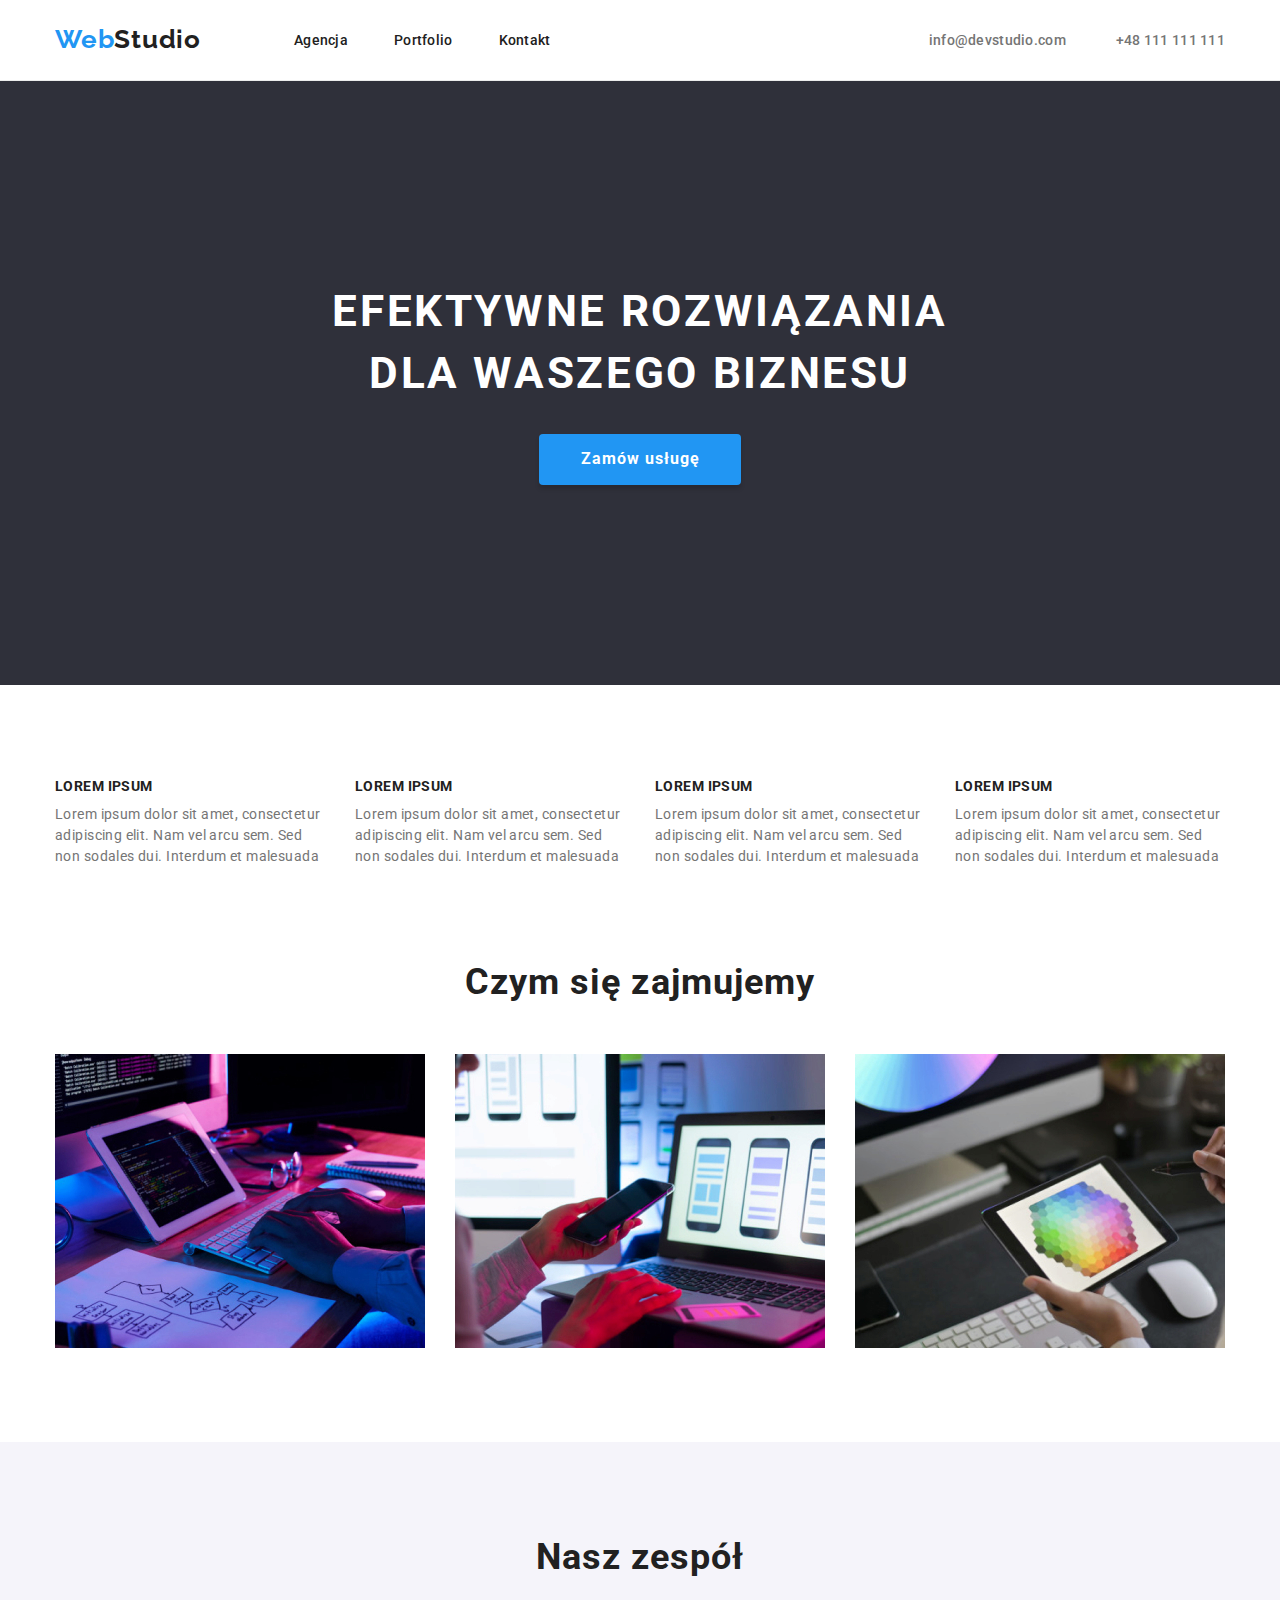
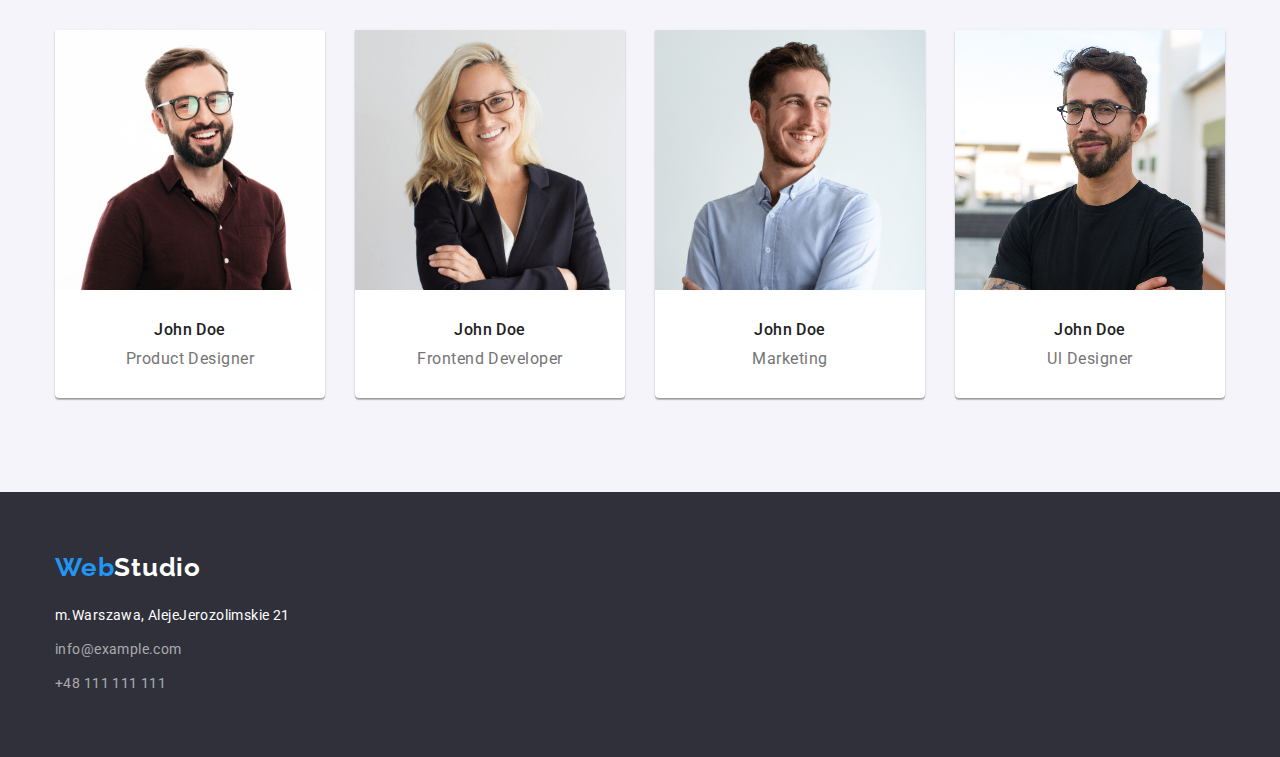
<file: index.html>
<!DOCTYPE html>
<html lang="pl">
  <head>
    <link
      rel="stylesheet"
      href="https://cdnjs.cloudflare.com/ajax/libs/modern-normalize/1.0.0/modern-normalize.min.css"
    />
    <link rel="preconnect" href="https://fonts.googleapis.com" />
    <link rel="preconnect" href="https://fonts.gstatic.com" crossorigin />
    <link
      href="https://fonts.googleapis.com/css2?family=Raleway:wght@700&family=Roboto:wght@400;500;700;900&display=swap"
      rel="stylesheet"
    />
    <meta charset="utf-8" />
    <meta http-equiv="X-UA-Compatible" content="IE=edge" />
    <meta name="viewport" content="width=device-width, initial-scale=1.0" />
    <link rel="stylesheet" href="./goit-markup-hw-02/css/styles.css" />
    <title>Moja praca</title>
  </head>
  <body>
    <header class="box">
      <div class="container hero">
        <a class="logo" href="./index.html"
          ><span class="web">Web</span>Studio</a
        >
        <nav class="wrap">
          <ul class="link-nav">
            <li><a class="link" href="./index.html">Agencja</a></li>
            <li>
              <a class="link" href="./goit-markup-hw-02/portfolio.html"
                >Portfolio</a
              >
            </li>
            <li><a class="link" href="">Kontakt</a></li>
          </ul>
        </nav>
        <ul class="list-mail">
          <li>
            <a class="mail" href="info@devstudio.com">info@devstudio.com</a>
          </li>
          <li><a class="mail" href="+48111111111">+48 111 111 111</a></li>
        </ul>
      </div>
    </header>
    <main>
      <section class="hedline-button">
        <div class="container">
          <h1 class="headline">EFEKTYWNE ROZWIĄZANIA DLA WASZEGO BIZNESU</h1>
          <button class="button" type="button">Zamów usługę</button>
        </div>
      </section>
      <section>
        <div class="container">
          <ul class="list-lorem">
            <li>
              <h2 class="Lorem-ipsum-1">Lorem ipsum</h2>
              <p class="Lorem-ipsum-2">
                Lorem ipsum dolor sit amet, consectetur adipiscing elit. Nam vel
                arcu sem. Sed non sodales dui. Interdum et malesuada
              </p>
            </li>
            <li>
              <h2 class="Lorem-ipsum-1">Lorem ipsum</h2>
              <p class="Lorem-ipsum-2">
                Lorem ipsum dolor sit amet, consectetur adipiscing elit. Nam vel
                arcu sem. Sed non sodales dui. Interdum et malesuada
              </p>
            </li>
            <li>
              <h2 class="Lorem-ipsum-1">Lorem ipsum</h2>
              <p class="Lorem-ipsum-2">
                Lorem ipsum dolor sit amet, consectetur adipiscing elit. Nam vel
                arcu sem. Sed non sodales dui. Interdum et malesuada
              </p>
            </li>
            <li>
              <h2 class="Lorem-ipsum-1">Lorem ipsum</h2>
              <p class="Lorem-ipsum-2">
                Lorem ipsum dolor sit amet, consectetur adipiscing elit. Nam vel
                arcu sem. Sed non sodales dui. Interdum et malesuada
              </p>
            </li>
          </ul>
        </div>
      </section>
      <section class="hedline-image">
        <div class="container">
          <h2 class="headline-2">Czym się zajmujemy</h2>
          <ul class="list nick-name">
            <li>
              <img
                src="./images/komputer.jpg"
                alt="ręce na klawiaturze"
                width="370"
                height="294"
              />
            </li>
            <li>
              <img
                src="./images/Telefon.jpg"
                alt="ogląda telefon i trzyma rękę na laptopie"
                width="370"
                height="294"
              />
            </li>
            <li>
              <img
                src="./images/kolory.jpg"
                alt="tablet z wyświetloną paletą kolorów"
                width="370"
                height="294"
              />
            </li>
          </ul>
        </div>
      </section>
      <section class="hedline-images">
        <div class="container">
          <h2 class="headline-3">Nasz zespół</h2>
          <ul class="list nick-name">
            <li class="image">
              <img
                src="./images/facet1.jpg"
                alt="uśmiech męszczyzny"
                width="270"
                height="260"
              />
              <div class="description">
                <h3 class="name">John Doe</h3>
                <p class="nickname">Product Designer</p>
              </div>
            </li>
            <li class="image">
              <img
                src="./images/kobieta.jpg"
                alt="umiechająca się kobieta"
                width="270"
                height="260"
              />
              <div class="description">
                <h3 class="name">John Doe</h3>
                <p class="nickname">Frontend Developer</p>
              </div>
            </li>
            <li class="image">
              <img
                src="./images/facet2.jpg"
                alt="uśmiechający męszczyzna"
                width="270"
                height="260"
              />
              <div class="description">
                <h3 class="name">John Doe</h3>
                <p class="nickname">Marketing</p>
              </div>
            </li>
            <li class="image">
              <img
                src="./images/facet3.jpg"
                alt="męszczyzna z uśmiechem"
                width="270"
                height="260"
              />
              <div class="description">
                <h3 class="name">John Doe</h3>
                <p class="nickname">Ul Designer</p>
              </div>
            </li>
          </ul>
        </div>
      </section>
    </main>
    <footer class="footer-box">
      <div class="container">
        <a class="logo-0" href="./index.html"
          ><span class="web">Web</span>Studio</a
        >
        <address class="address-footer">
          <ul class="footer-list">
            <li class="footer-item">
              <a
                class="link-0"
                href="https://goo.gl/maps/QKMNd5w4e42VT7PU7"
                target="_blank"
                >m.Warszawa, AlejeJerozolimskie 21</a
              >
            </li>
            <li class="footer-item">
              <a class="mail-1" href="info@example.com">info@example.com</a>
            </li>
            <li class="footer-item">
              <a class="mail-1" href="+48111111111">+48 111 111 111</a>
            </li>
          </ul>
        </address>
      </div>
    </footer>
  </body>
</html>
</file>
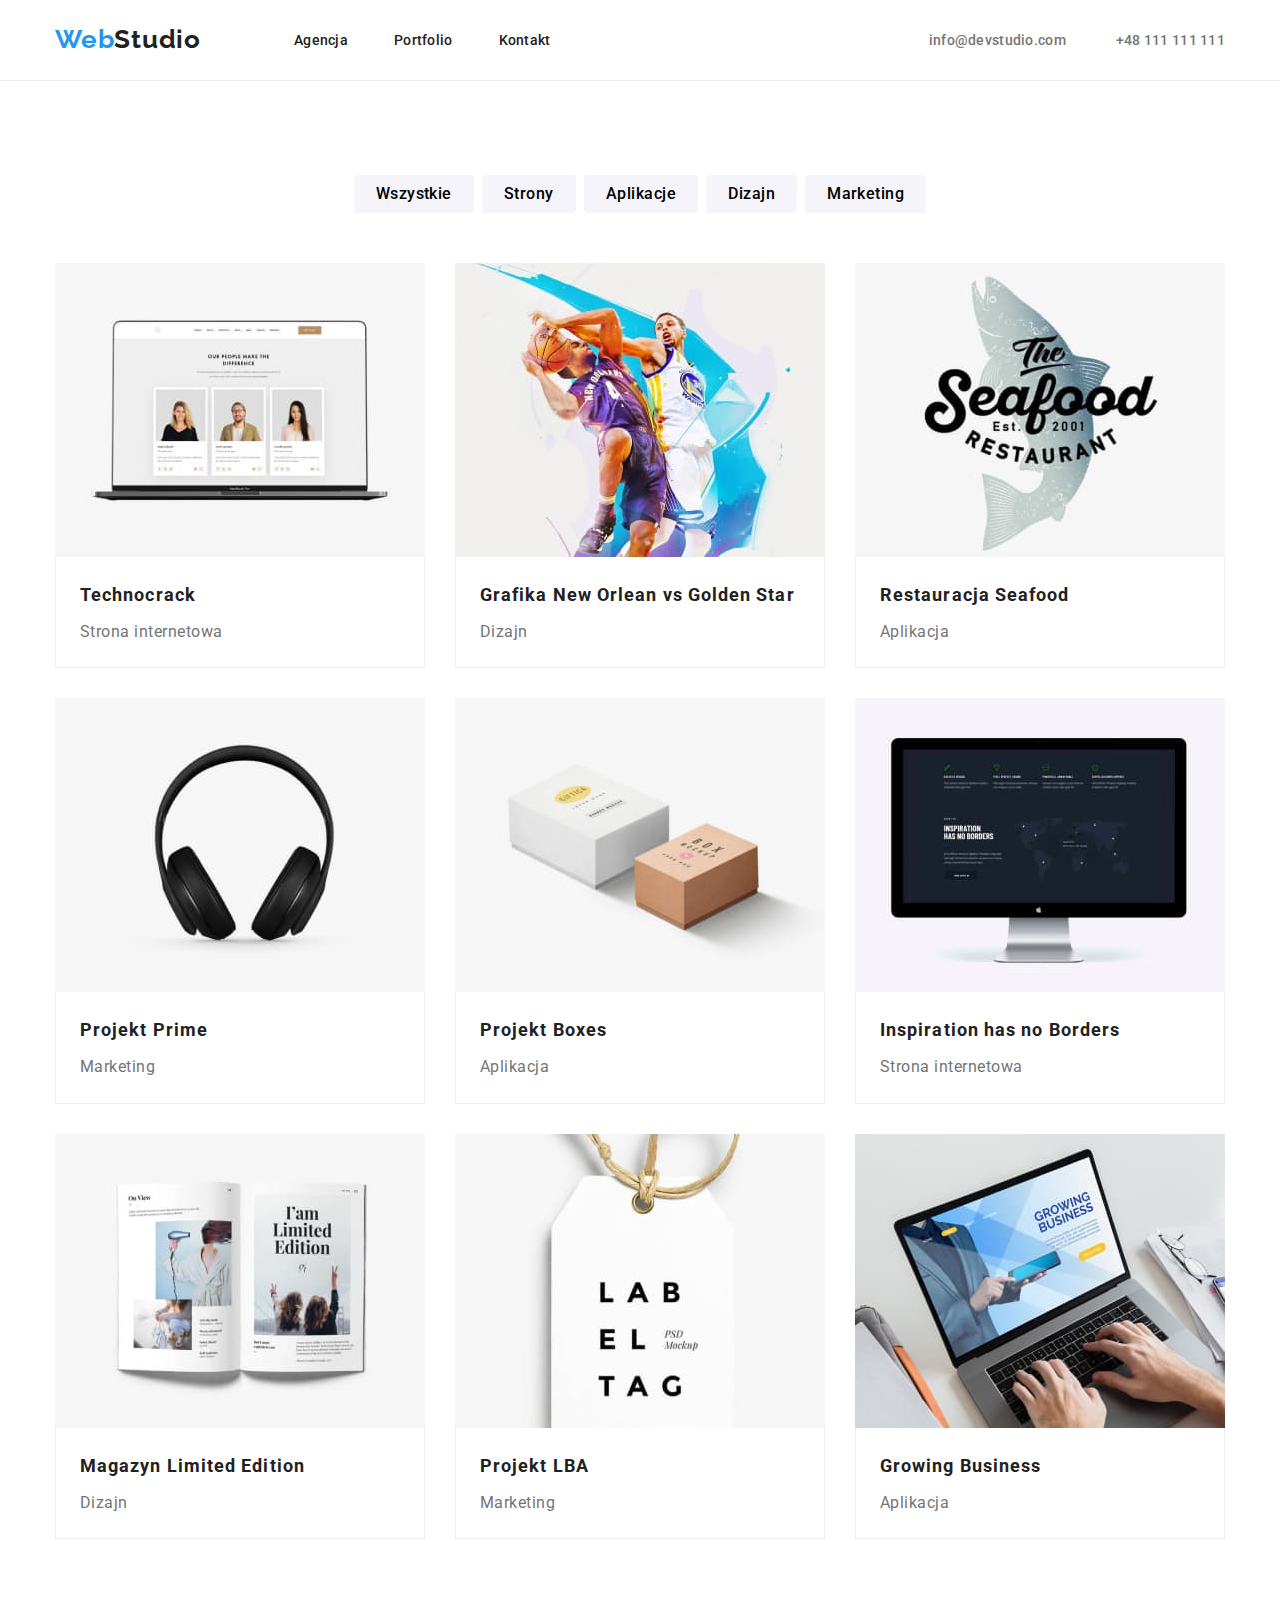
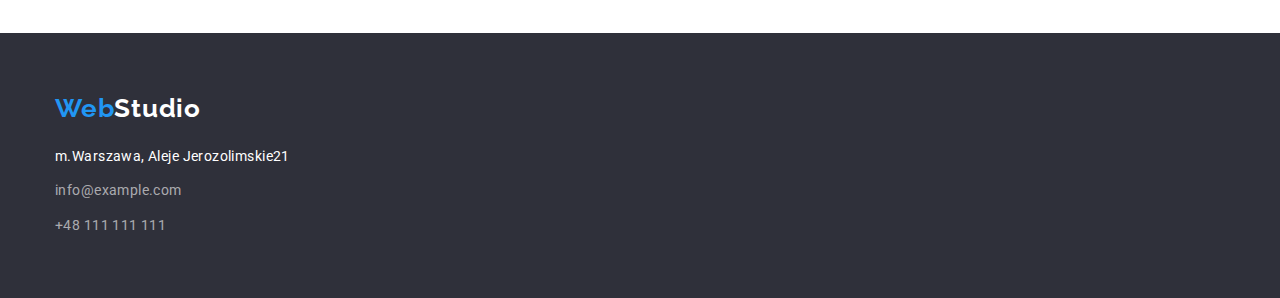
<file: goit-markup-hw-02/portfolio.html>
<!DOCTYPE html>
<html lang="pl">
  <head>
    <link
      rel="stylesheet"
      href="https://cdnjs.cloudflare.com/ajax/libs/modern-normalize/1.0.0/modern-normalize.min.css"
    />
    <link rel="preconnect" href="https://fonts.googleapis.com" />
    <link rel="preconnect" href="https://fonts.gstatic.com" crossorigin />
    <link
      href="https://fonts.googleapis.com/css2?family=Raleway:wght@700&family=Roboto:wght@400;500;700;900&display=swap"
      rel="stylesheet"
    />
    <meta charset="utf-8" />
    <meta http-equiv="X-UA-Compatible" content="IE=edge" />
    <meta name="viewport" content="width=device-width, initial-scale=1.0" />
    <link rel="stylesheet" href="./css/styles.css" />
    <title>Moja praca</title>
  </head>
  <body>
    <header class="box">
      <div class="container hero">
        <a class="logo" href="../index.html"
          ><span class="web">Web</span>Studio</a
        >
        <nav class="wrap">
          <ul class="link-nav">
            <li><a class="link" href="../index.html">Agencja</a></li>
            <li>
              <a class="link" href="../goit-markup-hw-02/portfolio.html"
                >Portfolio</a
              >
            </li>
            <li><a class="link" href="#">Kontakt</a></li>
          </ul>
        </nav>
        <ul class="list-mail">
          <li>
            <a class="mail" href="info@devstudio.com">info@devstudio.com</a>
          </li>
          <li><a class="mail" href="+48111111111">+48 111 111 111</a></li>
        </ul>
      </div>
    </header>
    <main>
      <section>
        <div class="container">
          <ul class="list buttons">
            <li><button class="button-1" type="button">Wszystkie</button></li>
            <li><button class="button-1" type="button">Strony</button></li>
            <li><button class="button-1" type="button">Aplikacje</button></li>
            <li><button class="button-1" type="button">Dizajn</button></li>
            <li><button class="button-1" type="button">Marketing</button></li>
          </ul>
          <ul class="list basic-image">
            <li class="item">
              <img
                src="./images/jpg1.jpg"
                alt="trzy postacie na stronie internetowej"
                width="370"
                height="294"
              />
              <div class="subtext">
                <h3 class="text-1">Technocrack</h3>
                <p class="basic-text-1">Strona internetowa</p>
              </div>
            </li>
            <li class="item">
              <img src="./images/jpg2.jpg" alt="dwóch koszykaży" />
              <div class="subtext">
                <h3 class="text-1">Grafika New Orlean vs Golden Star</h3>
                <p class="basic-text-1">Dizajn</p>
              </div>
            </li>
            <li class="item">
              <img
                src="./images/jpg3.jpg"
                alt="logo restauracji"
                width="370"
                height="294"
              />
              <div class="subtext">
                <h3 class="text-1">Restauracja Seafood</h3>
                <p class="basic-text-1">Aplikacja</p>
              </div>
            </li>
            <li class="item">
              <img
                src="./images/jpg4.jpg"
                alt="słuchawki"
                width="370"
                height="294"
              />
              <div class="subtext">
                <h3 class="text-1">Projekt Prime</h3>
                <p class="basic-text-1">Marketing</p>
              </div>
            </li>
            <li class="item">
              <img
                src="./images/jpg5.jpg"
                alt="dwa pudełka"
                width="370"
                height="294"
              />
              <div class="subtext">
                <h3 class="text-1">Projekt Boxes</h3>
                <p class="basic-text-1">Aplikacja</p>
              </div>
            </li>
            <li class="item">
              <img
                src="./images/jpg6.jpg"
                alt="monitor"
                width="370"
                height="294"
              />
              <div class="subtext">
                <h3 class="text-1">Inspiration has no Borders</h3>
                <p class="basic-text-1">Strona internetowa</p>
              </div>
            </li>
            <li class="item">
              <img
                src="./images/jpg7.jpg"
                alt="Otwarta książka"
                width="370"
                height="294"
              />
              <div class="subtext">
                <h3 class="text-1">Magazyn Limited Edition</h3>
                <p class="basic-text-1">Dizajn</p>
              </div>
            </li>
            <li class="item">
              <img
                src="./images/jpg8.jpg"
                alt="naszyjnik z napisami"
                width="370"
                height="294"
              />
              <div class="subtext">
                <h3 class="text-1">Projekt LBA</h3>
                <p class="basic-text-1">Marketing</p>
              </div>
            </li>
            <li class="item">
              <img
                src="./images/jpg9.jpg"
                alt="laptop z wyświetlaną reklamą"
                width="370"
                height="294"
              />
              <div class="subtext">
                <h3 class="text-1">Growing Business</h3>
                <p class="basic-text-1">Aplikacja</p>
              </div>
            </li>
          </ul>
        </div>
      </section>
    </main>
    <footer class="footer-box">
      <div class="container">
        <a class="logo-0" href="../index.html"
          ><span class="web">Web</span>Studio</a
        >
        <address class="address-footer">
          <ul class="footer-list">
            <li class="footer-item">
              <a
                class="link-0"
                href="https://goo.gl/maps/QKMNd5w4e42VT7PU7"
                target="_blank"
                >m.Warszawa, Aleje Jerozolimskie21</a
              >
            </li>
            <li class="footer-item">
              <a class="mail-1" href="info@example.com">info@example.com</a>
            </li>
            <li class="footer-item">
              <a class="mail-1" href="+48111111111">+48 111 111 111</a>
            </li>
          </ul>
        </address>
      </div>
    </footer>
  </body>
</html>
</file>
<file: goit-markup-hw-02/css/styles.css>
/* WebStudio */
body {
  color: #212121;
  font-family: "Roboto", sans-serif;
  font-size: 14px;
}

:root {
  --color: rgba(33, 150, 243, 1);
  --color-back: rgba(117, 117, 117, 1);
  --color-text: #ffffff;
  --color-box: rgba(47, 48, 58, 1);
  --color-body: rgba(33, 33, 33, 1);
  --color-image: rgb(245, 244, 250, 1);
  --color-mine: rgb(230, 230, 230);
  --color-mail: rgba(255, 255, 255, 0.6);
  --color-line: #ececec;
  --color-none: rgba(0, 0, 0, 1);
  --color-border: rgb(238, 238, 238);
}
h1,
h2,
h3,
h4,
h5,
h6,
p {
  margin: 0;
}

img {
  display: block;
  max-width: 100%;
  height: auto;
}

ul,
ol {
  list-style: none;
  padding-left: 0;
  margin: 0;
}

a {
  text-decoration: none;
}
address {
  font-style: normal;
}

section {
  padding-top: 94px;
  padding-bottom: 94px;
}

.container {
  width: 1200px;
  margin: 0 auto;
  padding: 0 15px;
}

.list {
  list-style: none;
}

.hero {
  display: flex;
  align-items: center;
}
.link-nav {
  width: 254px;
  display: flex;
  gap: 46px;
}

.list-mail {
  display: flex;
  gap: 50px;
  margin-left: auto;
}

.wrap {
  margin-left: 93px;
}

.link {
  text-decoration: none;
  color: inherit;
  font-weight: 500;
  font-size: 14px;
  line-height: 1.1;
  letter-spacing: 0.02em;
}

.link:hover,
.link:focus {
  color: var(--color);
}

.logo {
  text-decoration: none;
  color: inherit;
  font-family: "Raleway";
  font-weight: 700;
  font-size: 26px;
  line-height: 1.2;
  letter-spacing: 0.03em;
  padding-top: 24px;
  padding-bottom: 25px;
}

.logo:hover,
.logo:focus {
  color: var(--color);
}

.mail {
  text-decoration: none;
  color: var(--color-back);
  font-weight: 500;
  font-size: 14px;
  line-height: 1.1;
  letter-spacing: 0.02em;
}

.mail:hover,
.mail:focus {
  color: var(--color);
}

.hedline-button {
  background-color: var(--color-box);
  padding-top: 200px;
  padding-bottom: 200px;
}

.box {
  border-bottom: 1px solid var(--color-line);
}

.headline {
  font-weight: 900;
  font-size: 44px;
  line-height: 1.4;
  /* or 136% */
  max-width: 696px;
  text-align: center;
  letter-spacing: 0.06em;
  text-transform: uppercase;
  color: var(--color-text);
  display: block;
  margin: 0 auto;
  margin-bottom: 30px;
  border: none;
  font-weight: 700;
}

.button {
  font-family: "Roboto";
  cursor: pointer;
  font-weight: 700;
  font-size: 16px;
  line-height: 1.9;
  /* identical to box height, or 188% */
  box-shadow: 0px 4px 4px rgba(0, 0, 0, 0.15);
  border-radius: 4px;
  letter-spacing: 0.06em;
  background-color: var(--color);
  color: var(--color-text);
  display: block;
  margin: 0 auto;
  padding-left: 42px;
  padding-right: 41px;
  padding-top: 10px;
  padding-bottom: 10px;
  border: none;
}

.button:hover,
.button:focus {
  background-color: var(--color);
  color: var(--color-body);
  box-shadow: 0px 4px 4px rgba(0, 0, 0, 0.15);
}

.list-lorem {
  display: flex;
  gap: 30px;
}

.Lorem-ipsum-1 {
  font-weight: 700;
  font-size: 14px;
  line-height: 1.1;
  letter-spacing: 0.03em;
  text-transform: uppercase;
  margin-bottom: 10px;
}

.Lorem-ipsum-2 {
  color: var(--color-back);
  font-weight: 400;
  font-size: 14px;
  line-height: 1.5;
  letter-spacing: 0.03em;
}

.headline-2 {
  font-weight: 700;
  font-size: 36px;
  line-height: 1.2;
  letter-spacing: 0.03em;
  margin-bottom: 50px;
  text-align: center;
}

.hedline-image {
  padding-top: 0;
}

.nick-name {
  display: flex;
  gap: 30px;
}

.headline-3 {
  font-weight: 700;
  font-size: 36px;
  line-height: 1.2;
  text-align: center;
  letter-spacing: 0.03em;
  margin-bottom: 50px;
}

.name {
  font-weight: 500;
  font-size: 16px;
  line-height: 1.2;
  text-align: center;
  letter-spacing: 0.03em;
  margin-bottom: 10px;
}

.nickname {
  color: var(--color-back);
  font-size: 16px;
  line-height: 1.2;
  text-align: center;
  letter-spacing: 0.03em;
}

.description {
  padding: 30px 0;
}

.image {
  box-shadow: 0px 1px 3px rgba(0, 0, 0, 0.12), 0px 1px 1px rgba(0, 0, 0, 0.14),
    0px 2px 1px rgba(0, 0, 0, 0.2);
  border-radius: 0px 0px 4px 4px;
  background-color: var(--color-text);
}

.hedline-images {
  background-color: var(--color-image);
}

.footer-box {
  padding-top: 60px;
  padding-bottom: 60px;
  background-color: var(--color-box);
}

.link-0 {
  text-decoration: none;
  font-weight: 400;
  font-size: 14px;
  line-height: 1.8;
  /* or 171% */
  letter-spacing: 0.03em;
  color: var(--color-text);
}

.link-0:hover,
.link-0:focus {
  color: var(--color);
}

.mail-1 {
  text-decoration: none;
  font-weight: 400;
  font-size: 14px;
  line-height: 1.8;
  /* or 171% */
  letter-spacing: 0.03em;
  color: var(--color-mail);
}

.mail-1:hover,
.mail-1:focus {
  color: var(--color);
}

.logo-0 {
  font-family: "Raleway";
  text-decoration: none;
  font-weight: 700;
  font-size: 26px;
  line-height: 1.2;
  /* identical to box height */
  letter-spacing: 0.03em;
  color: var(--color-text);
}

.logo-0:hover,
.logo-0:focus {
  color: var(--color);
}

.address-footer {
  margin-top: 20px;
}

.footer-list {
  list-style: none;
}

.footer-item:not(:last-child) {
  margin-bottom: 9px;
}

.button-1 {
  font-family: "Roboto";
  cursor: pointer;
  font-weight: 500;
  font-size: 16px;
  line-height: 1.6;
  /* identical to box height, or 162% */
  border-radius: 4px;
  text-align: center;
  letter-spacing: 0.03em;
  background: var(--color-image);
  padding: 6px 22px;
  border: none;
}

.button-1:hover,
.button-1:focus {
  background-color: var(--color);
  color: var(--color-text);
  box-shadow: 0px 3px 1px rgba(0, 0, 0, 0.1), 0px 1px 2px rgba(0, 0, 0, 0.08),
    0px 2px 2px rgba(0, 0, 0, 0.12);
  border-radius: 4px;
}

.text-1 {
  font-weight: 700;
  font-size: 18px;
  line-height: 2;
  /* identical to box height, or 200% */
  letter-spacing: 0.06em;
  margin-bottom: 4px;
}

.basic-text-1 {
  font-weight: 400;
  font-size: 16px;
  line-height: 1.9;
  /* identical to box height, or 188% */

  letter-spacing: 0.03em;
  color: var(--color-back);
}

.text {
  font-size: 18px;
  line-height: 1.6;
}

.basic-text {
  font-size: 16px;
  line-height: 1.8;
  color: var(--color-back);
}

.web {
  color: var(--color);
}

.buttons {
  display: flex;
  gap: 8px;
  justify-content: center;
  border: 0;
}
.basic-image {
  display: flex;
  flex-wrap: wrap;
  gap: 30px;
  margin-top: 50px;
}

.subtext {
  padding-bottom: 20px;
  padding-top: 20px;
  border: 1px solid var(--color-border);
  border-top: 0;
  padding-left: 24px;
}

.item {
  max-width: 370px;
}
</file>
